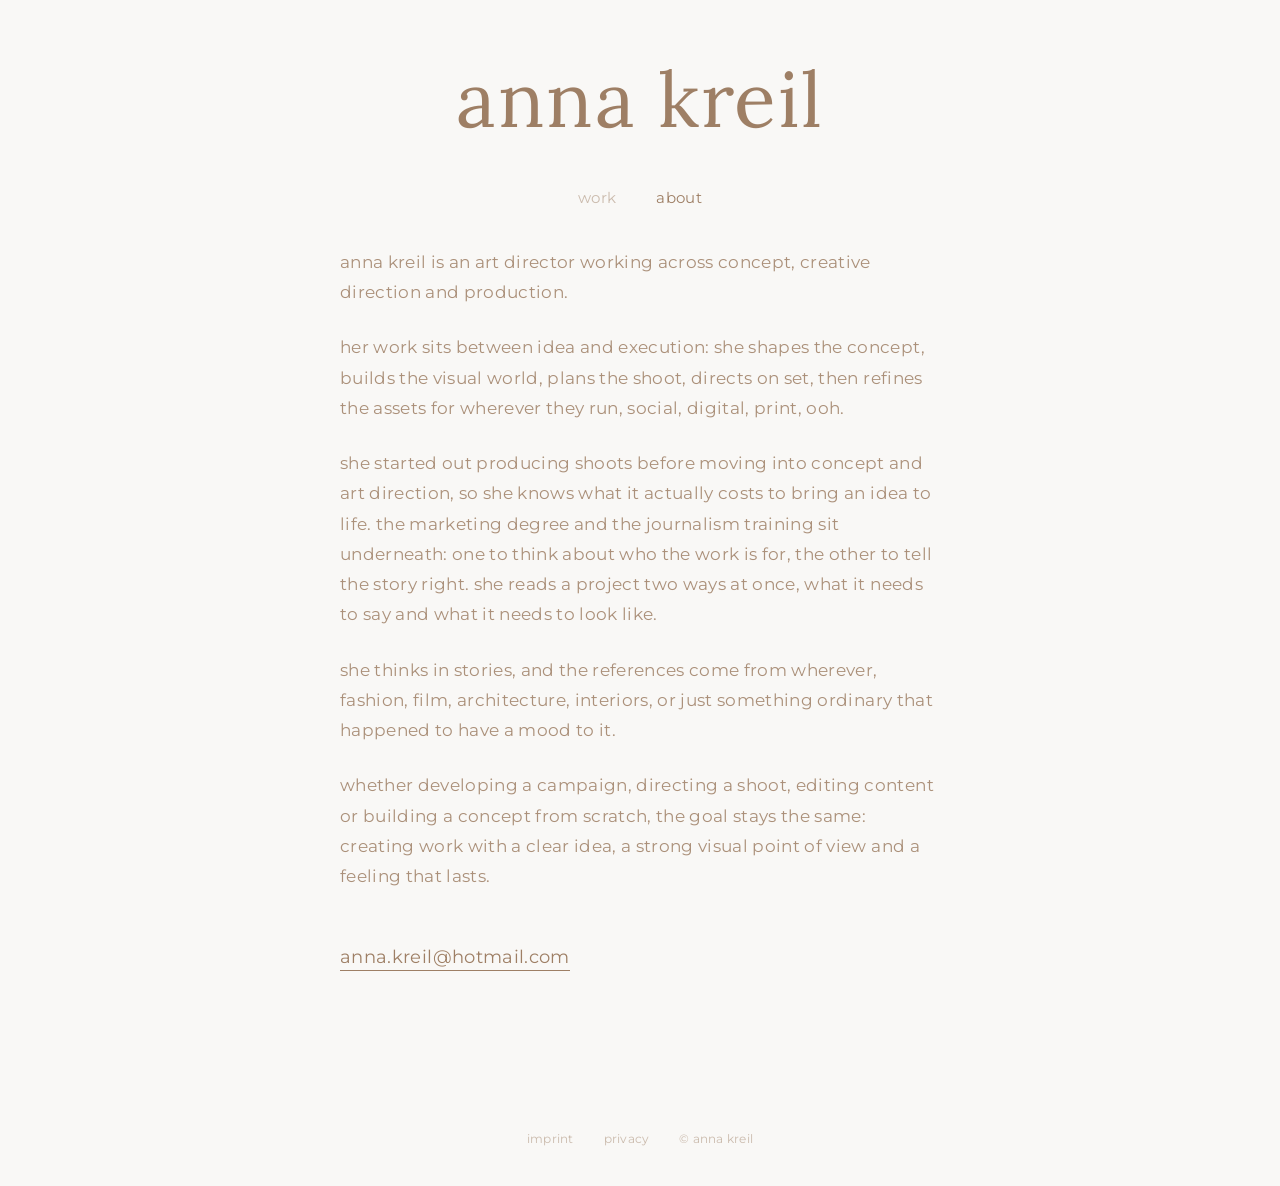
<file: about.html>
<!DOCTYPE html>
<html lang="en">
<head>
    <meta charset="UTF-8">
    <meta name="viewport" content="width=device-width, initial-scale=1.0">
    <title>about — work by anna kreil</title>
    <link rel="preconnect" href="https://fonts.googleapis.com">
    <link rel="preconnect" href="https://fonts.gstatic.com" crossorigin>
    <link href="https://fonts.googleapis.com/css2?family=Lora:wght@400;500&family=Montserrat:wght@300;400&display=swap" rel="stylesheet">
    <link rel="stylesheet" href="style.css">
</head>
<body>

    <!-- Header -->
    <header>
        <div class="main-logo">
            <a href="index.html?hero=skip">anna kreil</a>
        </div>
        <nav>
            <ul>
                <li><a href="index.html?hero=skip">work</a></li>
                <li><a href="about.html" class="active">about</a></li>
            </ul>
        </nav>
    </header>

    <!-- About Content -->
    <main class="about-container">
        <div class="about-content">
            <p>anna kreil is an art director working across concept, creative direction and production.</p>
            <p>her work sits between idea and execution: she shapes the concept, builds the visual world, plans the shoot, directs on set, then refines the assets for wherever they run, social, digital, print, ooh.</p>
            <p>she started out producing shoots before moving into concept and art direction, so she knows what it actually costs to bring an idea to life. the marketing degree and the journalism training sit underneath: one to think about who the work is for, the other to tell the story right. she reads a project two ways at once, what it needs to say and what it needs to look like.</p>
            <p>she thinks in stories, and the references come from wherever, fashion, film, architecture, interiors, or just something ordinary that happened to have a mood to it.</p>
            <p>whether developing a campaign, directing a shoot, editing content or building a concept from scratch, the goal stays the same: creating work with a clear idea, a strong visual point of view and a feeling that lasts.</p>
            
            <!-- E-Mail Link direkt unter dem Text -->
            <a href="mailto:anna.kreil@hotmail.com" class="about-contact-link">anna.kreil@hotmail.com</a>
        </div>
    </main>

    <!-- Footer -->
    <footer>
        <a href="imprint.html">imprint</a>
        <a href="privacy.html">privacy</a>
        <span>© anna kreil</span>
    </footer>

    <script src="script.js"></script>
</body>
</html>
</file>
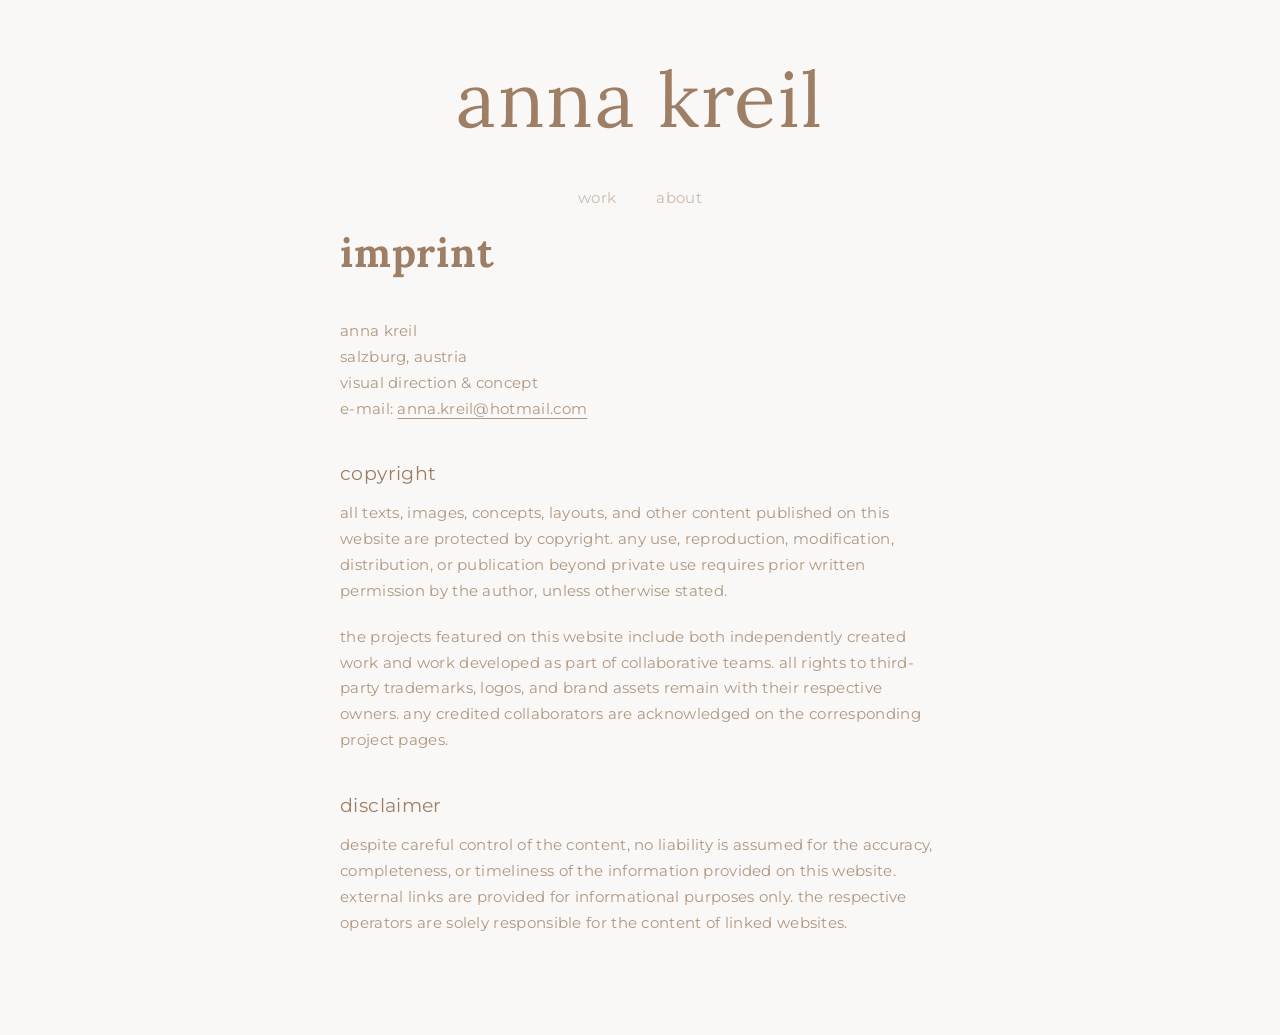
<file: imprint.html>
<!DOCTYPE html>
<html lang="en">
<head>
    <meta charset="UTF-8">
    <meta name="viewport" content="width=device-width, initial-scale=1.0">
    <meta name="robots" content="noindex">
    <title>imprint — work by anna kreil</title>
    <link rel="preconnect" href="https://fonts.googleapis.com">
    <link rel="preconnect" href="https://fonts.gstatic.com" crossorigin>
    <link href="https://fonts.googleapis.com/css2?family=Lora:wght@400;500&family=Montserrat:wght@300;400&display=swap" rel="stylesheet">
    <link rel="stylesheet" href="style.css">
</head>
<body>

    <!-- Header -->
    <header>
        <div class="main-logo">
            <a href="index.html?hero=skip">anna kreil</a>
        </div>
        <nav>
            <ul>
                <li><a href="index.html?hero=skip">work</a></li>
                <li><a href="about.html">about</a></li>
            </ul>
        </nav>
    </header>

    <!-- Imprint Content -->
    <main class="legal-container">
        <div class="legal-content">
            <h1>imprint</h1>
            <p>
                anna kreil<br>
                salzburg, austria<br>
                visual direction & concept<br>
                e-mail: <a href="mailto:anna.kreil@hotmail.com">anna.kreil@hotmail.com</a>
            </p>

            <h3>copyright</h3>
            <p>all texts, images, concepts, layouts, and other content published on this website are protected by copyright. any use, reproduction, modification, distribution, or publication beyond private use requires prior written permission by the author, unless otherwise stated.</p>
            <p>the projects featured on this website include both independently created work and work developed as part of collaborative teams. all rights to third-party trademarks, logos, and brand assets remain with their respective owners. any credited collaborators are acknowledged on the corresponding project pages.</p>

            <h3>disclaimer</h3>
            <p>despite careful control of the content, no liability is assumed for the accuracy, completeness, or timeliness of the information provided on this website. external links are provided for informational purposes only. the respective operators are solely responsible for the content of linked websites.</p>
        </div>
    </main>

    <!-- Contact Modal -->
    <div id="contact-modal" class="contact-modal">
        <div class="contact-deadzone">
            <a href="mailto:hello@annakreil.com" class="contact-email-text">hello@annakreil.com</a>
        </div>
    </div>

    <script src="script.js"></script>
</body>
</html>
</file>
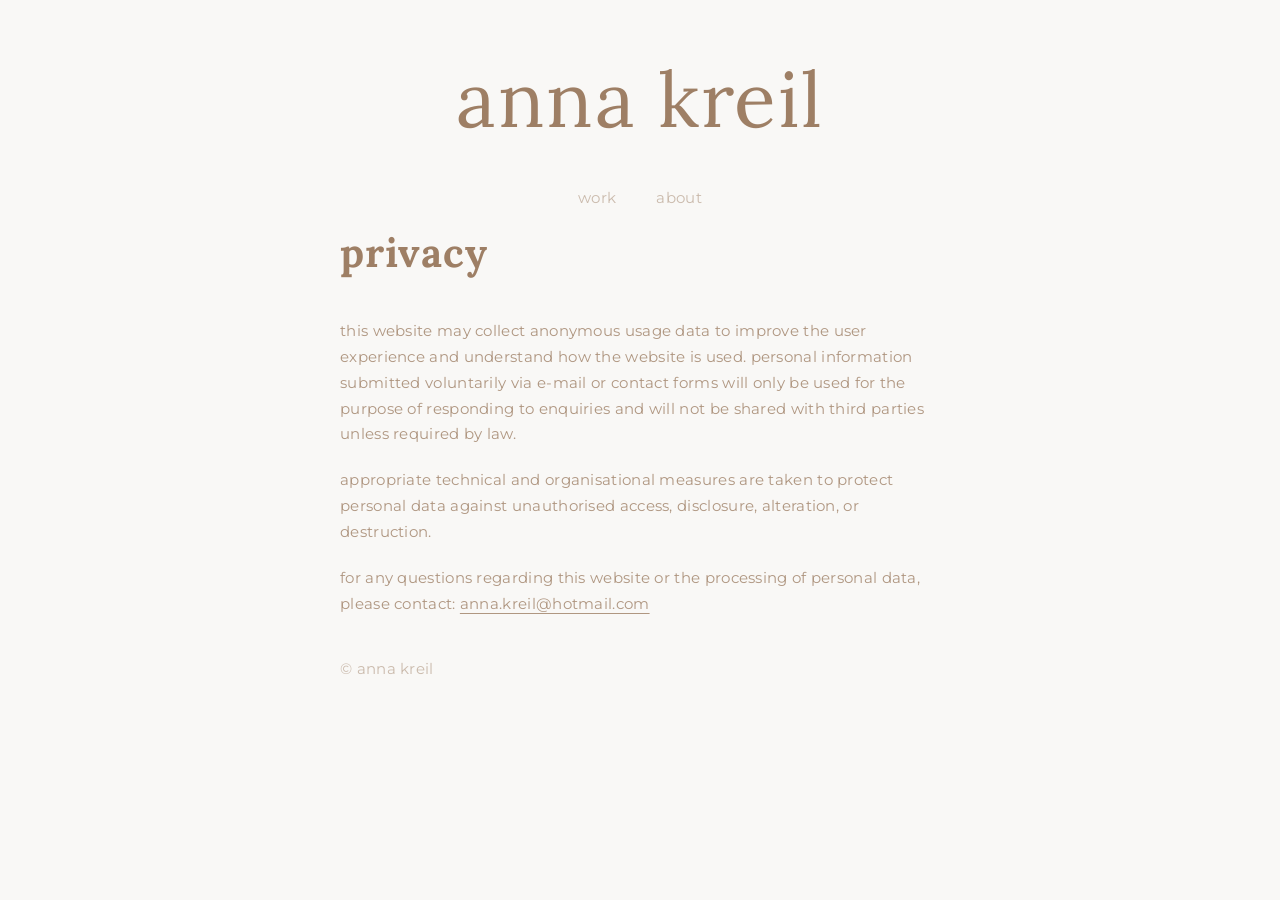
<file: privacy.html>
<!DOCTYPE html>
<html lang="en">
<head>
    <meta charset="UTF-8">
    <meta name="viewport" content="width=device-width, initial-scale=1.0">
    <meta name="robots" content="noindex">
    <title>privacy policy — work by anna kreil</title>
    <link rel="preconnect" href="https://fonts.googleapis.com">
    <link rel="preconnect" href="https://fonts.gstatic.com" crossorigin>
    <link href="https://fonts.googleapis.com/css2?family=Lora:wght@400;500&family=Montserrat:wght@300;400&display=swap" rel="stylesheet">
    <link rel="stylesheet" href="style.css">
</head>
<body>

    <!-- Header -->
    <header>
        <div class="main-logo">
            <a href="index.html?hero=skip">anna kreil</a>
        </div>
       <nav>
            <ul>
                <li><a href="index.html?hero=skip">work</a></li>
                <li><a href="about.html">about</a></li>
            </ul>
        </nav>
    </header>

    <!-- Privacy Content -->
    <main class="legal-container">
        <div class="legal-content">
            <h1>privacy</h1>
            <p>this website may collect anonymous usage data to improve the user experience and understand how the website is used. personal information submitted voluntarily via e-mail or contact forms will only be used for the purpose of responding to enquiries and will not be shared with third parties unless required by law.</p>
            <p>appropriate technical and organisational measures are taken to protect personal data against unauthorised access, disclosure, alteration, or destruction.</p>
            <p>for any questions regarding this website or the processing of personal data, please contact: <a href="mailto:anna.kreil@hotmail.com">anna.kreil@hotmail.com</a></p>
            <p class="copyright-line">© anna kreil</p>
        </div>
    </main>

    <!-- Contact Modal
    <div id="contact-modal" class="contact-modal">
        <div class="contact-deadzone">
            <a href="mailto:hello@annakreil.com" class="contact-email-text">hello@annakreil.com</a>
        </div>
    </div>-->

    <script src="script.js"></script>
</body>
</html>
</file>
<file: style.css>
@import url('https://fonts.googleapis.com/css2?family=Lora:wght@400;500&family=Montserrat:wght@300;400&display=swap');

:root {
    --color-cream: #f9f8f6; 
    --color-brown: #9e7f65; 
}

* {
    margin: 0;
    padding: 0;
    box-sizing: border-box;
    letter-spacing: 0.02em;
}

html, body {
    background-color: var(--color-cream);
    scrollbar-width: none; 
    -ms-overflow-style: none; 
}

html::-webkit-scrollbar, 
body::-webkit-scrollbar {
    display: none; 
}

body {
    color: var(--color-brown);
    text-transform: lowercase; 
    font-family: 'Montserrat', sans-serif; 
    overflow-x: hidden;
    transition: background-color 0.5s ease;
}

h1, .opening-logo, .hover-title, .main-logo, .contact-email-text {
    font-family: 'Lora', serif;
}

/* --- Opening Screen --- */
#opening-screen {
    position: fixed;
    top: 0;
    left: 0;
    width: 100vw;
    height: 100vh;
    background-color: var(--color-brown); 
    color: var(--color-cream);
    display: flex;
    justify-content: center;
    align-items: center;
    z-index: 9999;
    pointer-events: auto; 
    transition: opacity 0.8s cubic-bezier(0.25, 1, 0.5, 1);
}

.opening-logo {
    font-size: 1rem; 
    font-weight: 400;
    white-space: nowrap; 
}

#opening-screen.fade-out {
    opacity: 0 !important; 
    pointer-events: none;
}

/* --- Header & Navigation --- */
header {
    width: 100%;
    padding: 50px 20px 20px 20px; 
    display: flex;
    flex-direction: column;
    align-items: center;
}

.main-logo {
    font-size: 4.8rem; 
    font-weight: 400;
    margin-bottom: 40px; 
    text-align: center;
}

.main-logo a {
    text-decoration: none;
    color: inherit; 
    transition: opacity 0.3s ease;
}

.main-logo a:hover {
    opacity: 0.7; 
}

nav ul {
    list-style: none;
    display: flex;
    justify-content: center;
    gap: 40px;
}

nav a {
    text-decoration: none;
    color: var(--color-brown);
    font-size: 0.95rem;
    font-weight: 400;
    opacity: 0.5;
    transition: opacity 0.3s ease;
}

nav a:hover, nav a.active {
    opacity: 1;
}

/* --- Home Grid --- */
.grid-container {
    display: grid;
    grid-template-columns: repeat(3, 1fr);
    gap: 8px; 
    padding: 0 20px 40px 20px; 
}

.project-item {
    position: relative;
    display: block;
    width: 100%;
    overflow: hidden;
    text-decoration: none;
}

.project-item.reveal {
    opacity: 0;
    transition: opacity 1.2s ease-in-out; 
}

.project-item.reveal.visible {
    opacity: 1;
}

.image-wrapper {
    width: 100%;
    aspect-ratio: 3 / 4; 
    overflow: hidden;
    background-color: rgba(158, 127, 101, 0.1); 
}

.project-item img, 
.project-item video {
    width: 100%;
    height: 100%;
    object-fit: cover;
    transition: transform 0.8s cubic-bezier(0.25, 1, 0.5, 1);
}

.hover-title {
    position: absolute;
    top: 0;
    left: 0;
    width: 100%;
    height: 100%;
    display: flex;
    justify-content: center;
    align-items: center;
    color: var(--color-cream);
    background-color: transparent; 
    text-shadow: 0 2px 10px rgba(0, 0, 0, 0.6), 0 0 5px rgba(0, 0, 0, 0.4); 
    font-size: 1.4rem;
    font-weight: 400;
    opacity: 0;
    transition: opacity 0.4s ease;
    padding: 20px;
    text-align: center;
}

.project-item:hover img,
.project-item:hover video {
    transform: scale(1.04);
}

.project-item:hover .hover-title {
    opacity: 1;
}

/* --- Einzelne Projekt-Übersicht --- */
.project-detail-container {
    padding: 0 20px 40px 20px; 
}

.project-info {
    max-width: 600px;
    margin-bottom: 60px;
}

.project-info h1 {
    font-size: 2rem;
    font-weight: 400;
    margin-bottom: 35px; /* Abstand zum Fließtext */
}

/* --- Exakt gleicher Style für Fließtext und Credits --- */
.project-text, 
.project-meta .meta-line {
    font-family: 'Montserrat', sans-serif;
    font-size: 0.95rem;
    font-weight: 400;
    line-height: 1.7;
    opacity: 0.8;
    color: var(--color-brown);
}

.project-divider {
    border: none;
    border-top: 1px solid rgba(158, 127, 101, 0.3); /* Dezenter brauner Strich */
    margin: 30px 0; /* Abstand über und unter dem Strich */
    width: 100%;
}

.project-meta {
    display: flex;
    flex-direction: column;
    gap: 5px; /* Naher Abstand zwischen den einzelnen Credit-Zeilen */
}

.project-meta .meta-heading {
    margin-bottom: 10px; /* Etwas mehr Luft unter dem Wort "credits" */
}

/* --- Horizontaler Galerie Slider --- */
.slider-section {
    position: relative;
    width: 100vw;
    margin-left: -20px; 
    display: flex;
    align-items: center;
}

.slider-wrapper {
    width: 100%;
    padding-left: 20px;
    overflow-x: auto;
    -webkit-overflow-scrolling: touch;
    scrollbar-width: none; 
}

.slider-wrapper::-webkit-scrollbar {
    display: none; 
}

.slider {
    display: flex;
    gap: 8px; 
    padding-right: 20px;
}

.slider img,
.slider video {
    flex-shrink: 0;
    height: 65vh; 
    width: auto;
    object-fit: cover;
    cursor: pointer; 
    transition: opacity 0.3s ease;
}

.slider img:hover,
.slider video:hover {
    opacity: 0.9;
}

/* --- Lightbox Styles --- */
.lightbox {
    display: none; 
    position: fixed;
    z-index: 10000;
    left: 0;
    top: 0;
    width: 100vw;
    height: 100vh;
    background-color: rgba(249, 248, 246, 0.97); 
    justify-content: center;
    align-items: center;
}

.lightbox img,
.lightbox video {
    max-width: 90vw;
    max-height: 85vh;
    object-fit: contain;
    box-shadow: 0 10px 30px rgba(158, 127, 101, 0.05); 
    display: none; 
}

.lightbox-close {
    position: absolute;
    top: 30px;
    right: 50px;
    color: var(--color-brown);
    font-size: 40px;
    font-weight: 300;
    cursor: pointer;
    transition: opacity 0.3s;
}

.lightbox-prev, .lightbox-next {
    cursor: pointer;
    position: absolute;
    top: 50%;
    transform: translateY(-50%);
    width: auto;
    padding: 20px;
    color: var(--color-brown);
    font-weight: 300;
    font-size: 30px;
    transition: opacity 0.3s;
    border: none;
    background: none;
    user-select: none;
}

.lightbox-prev { left: 20px; }
.lightbox-next { right: 20px; }

.lightbox-prev:hover, .lightbox-next:hover, .lightbox-close:hover {
    opacity: 0.5;
}

/* --- About Page --- */
.about-container {
    padding: 0 20px 80px 20px;
    display: flex;
    justify-content: center;
}

.about-content {
    max-width: 600px;
    width: 100%;
    margin-top: 20px;
}

.about-content p {
    font-size: 1.05rem;
    line-height: 1.8;
    opacity: 0.85;
    margin-bottom: 25px;
}

.about-contact-link {
    display: inline-block;
    margin-top: 30px;
    font-size: 1.1rem;
    color: var(--color-brown);
    text-decoration: none;
    border-bottom: 1px solid var(--color-brown);
    padding-bottom: 3px;
    transition: opacity 0.3s;
}

.about-contact-link:hover {
    opacity: 0.6;
}

/* --- Legal Pages (Imprint & Privacy) --- */
.legal-container {
    padding: 0 20px 80px 20px;
    display: flex;
    justify-content: center;
}

.legal-content {
    max-width: 600px;
    width: 100%;
}

.legal-content h1 {
    font-size: 2.5rem;
    margin-bottom: 40px;
}

.legal-content h3 {
    font-size: 1.2rem;
    font-weight: 400;
    margin-top: 40px;
    margin-bottom: 15px;
}

.legal-content p {
    font-size: 0.95rem;
    line-height: 1.7;
    opacity: 0.8;
    margin-bottom: 20px;
}

.legal-content a {
    color: inherit;
    text-decoration: underline;
    text-underline-offset: 4px;
    transition: opacity 0.3s;
}

.legal-content a:hover {
    opacity: 0.6;
}

.copyright-line {
    margin-top: 40px;
    opacity: 0.5 !important;
}

/* --- Footer for Legal Links --- */
footer {
    width: 100%;
    padding: 40px 20px;
    display: flex;
    justify-content: center;
    gap: 30px;
    margin-top: 40px;
}

footer a, footer span {
    font-size: 0.75rem;
    color: var(--color-brown);
    text-decoration: none;
    opacity: 0.5;
    transition: opacity 0.3s;
}

footer a:hover {
    opacity: 1;
}

/* --- Contact Modal (Fallback/Old) --- */
.contact-modal {
    position: fixed;
    top: 0;
    left: 0;
    width: 100vw;
    height: 100vh;
    background-color: rgba(158, 127, 101, 0.95); 
    backdrop-filter: blur(5px); 
    -webkit-backdrop-filter: blur(5px);
    display: flex;
    justify-content: center;
    align-items: center;
    z-index: 10000;
    opacity: 0;
    visibility: hidden;
    transition: opacity 0.5s ease, visibility 0.5s ease;
    cursor: pointer; 
}

.contact-modal.show {
    opacity: 1;
    visibility: visible;
}

.contact-deadzone {
    padding: 80px; 
    cursor: default; 
}

.contact-email-text {
    font-size: 1.8rem; 
    color: var(--color-cream);
    text-decoration: none;
    font-weight: 400;
    transition: opacity 0.3s ease;
    cursor: pointer;
}

.contact-email-text:hover {
    opacity: 0.7;
}

/* --- Mobile Ansicht --- */
@media (max-width: 768px) {
    .grid-container {
        grid-template-columns: 1fr; 
        padding: 0 10px 40px 10px; 
        gap: 15px; 
    }
    
    .project-item.reveal {
        transition-delay: 0s !important; 
    }
    
    header { padding: 30px 10px 20px 10px; }
    
    .main-logo {
        font-size: 3.5rem; 
        margin-bottom: 25px; 
    }
    
    .project-detail-container { padding: 0 10px 40px 10px; }
    .slider-section { margin-left: -10px; }
    .slider-wrapper { padding-left: 10px; }
    .slider { padding-right: 10px; gap: 10px; }
    .slider img, .slider video { height: 50vh; }
    
    .lightbox-prev { left: 5px; }
    .lightbox-next { right: 5px; }
    .lightbox-close { right: 20px; top: 15px; }
    
    .contact-deadzone { padding: 40px; }
    .contact-email-text { font-size: 1.4rem; }
}
</file>
